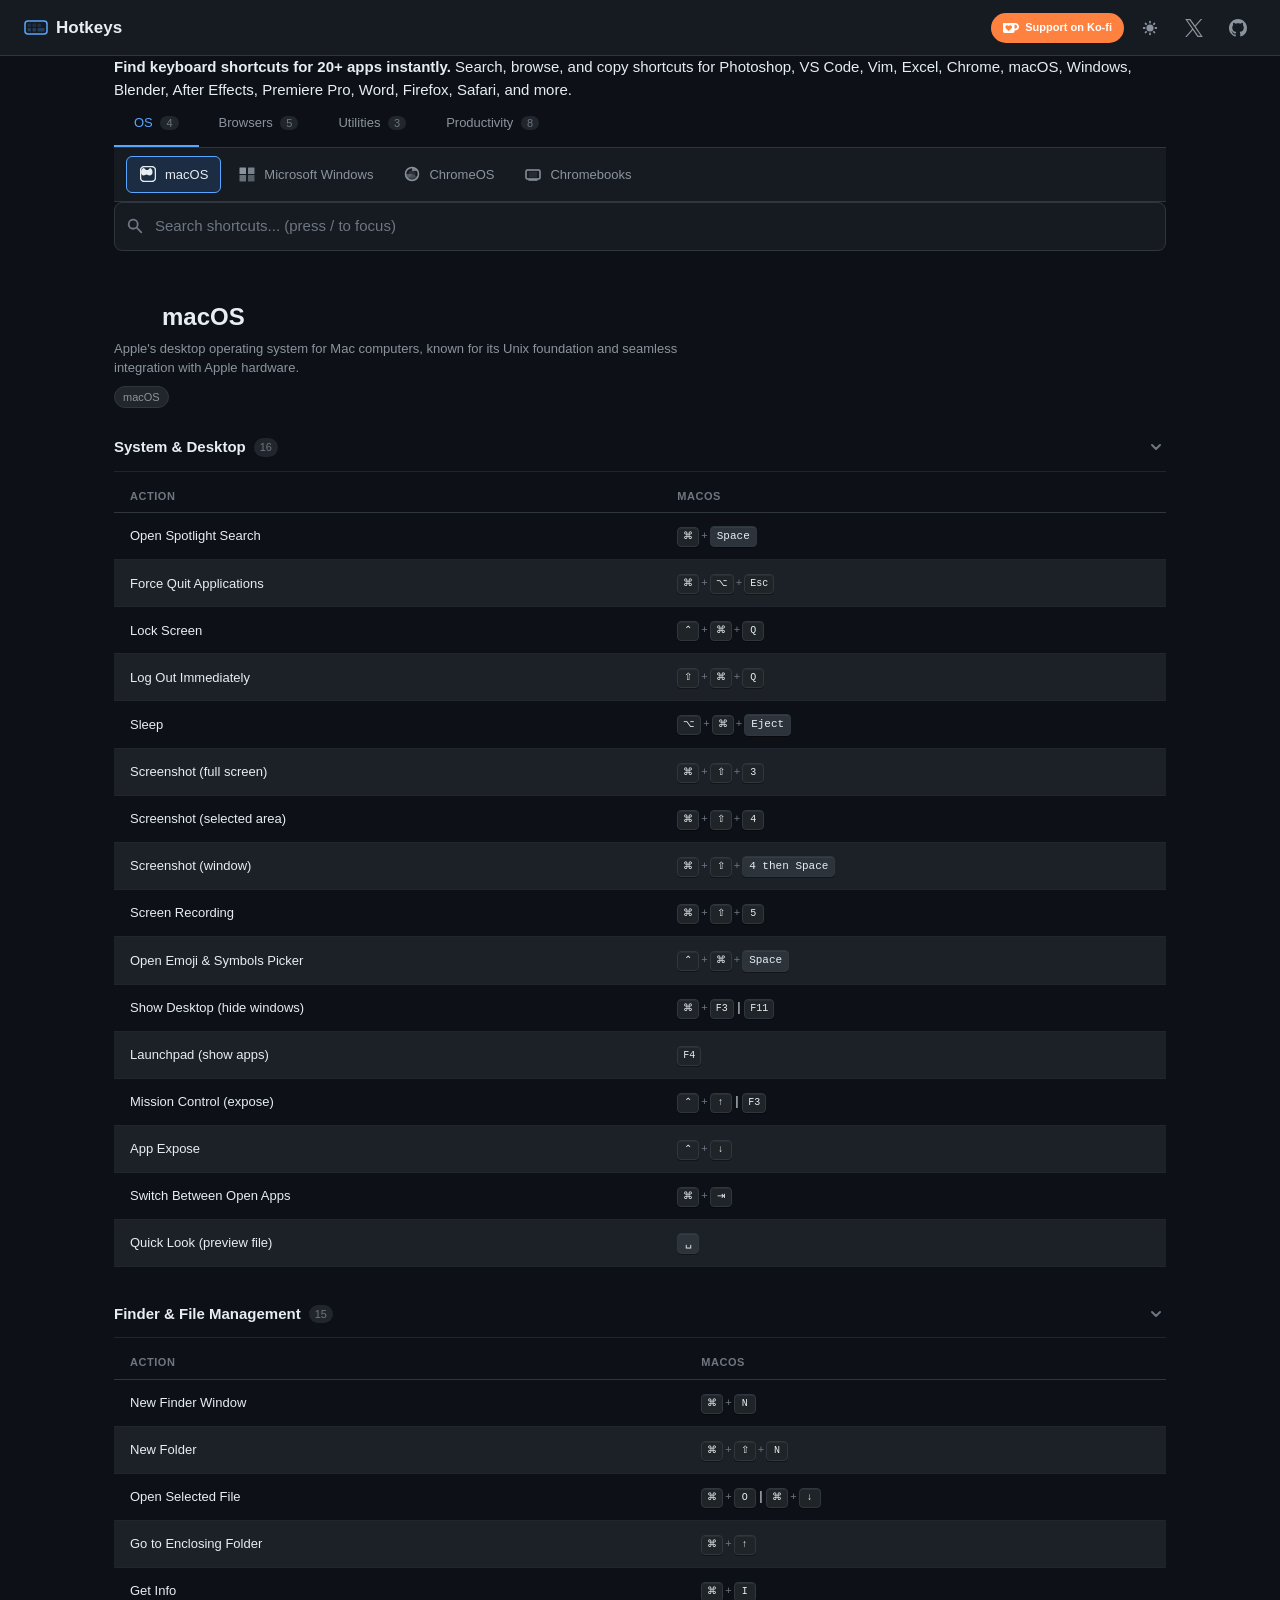
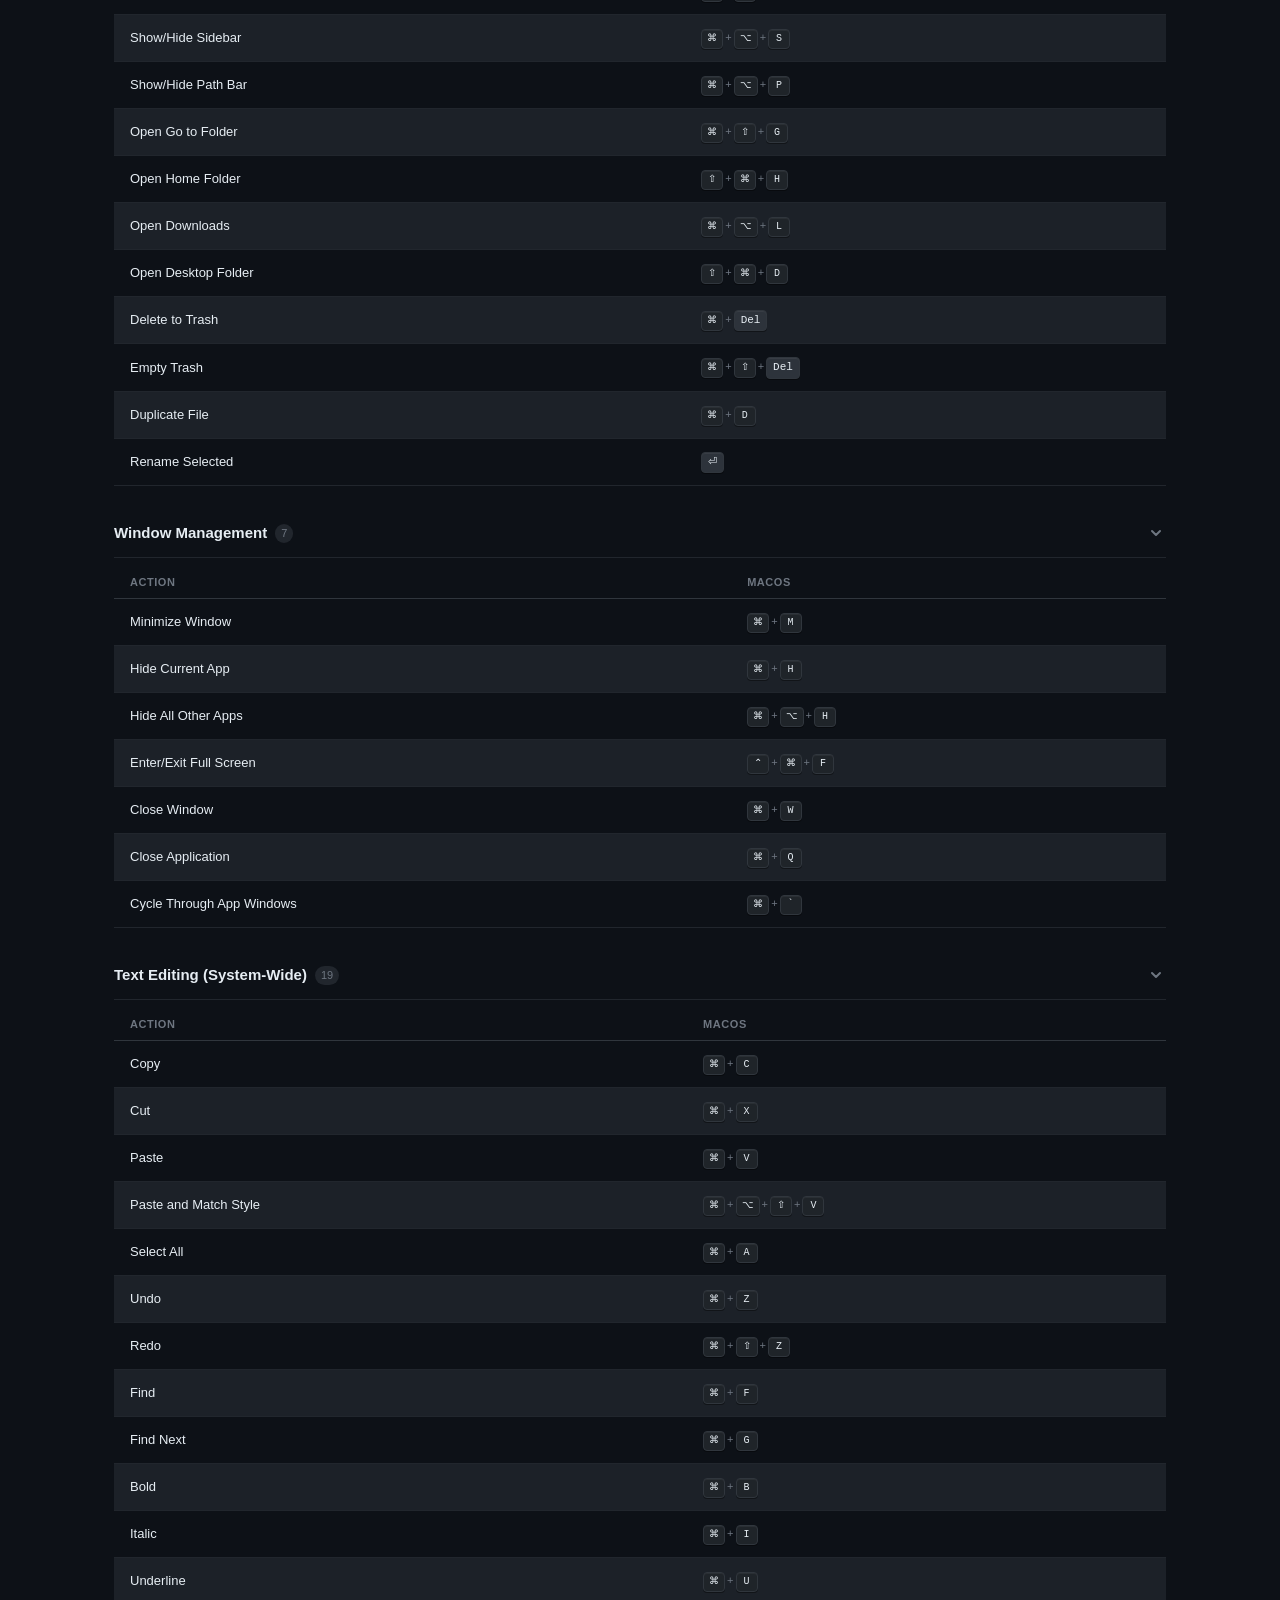
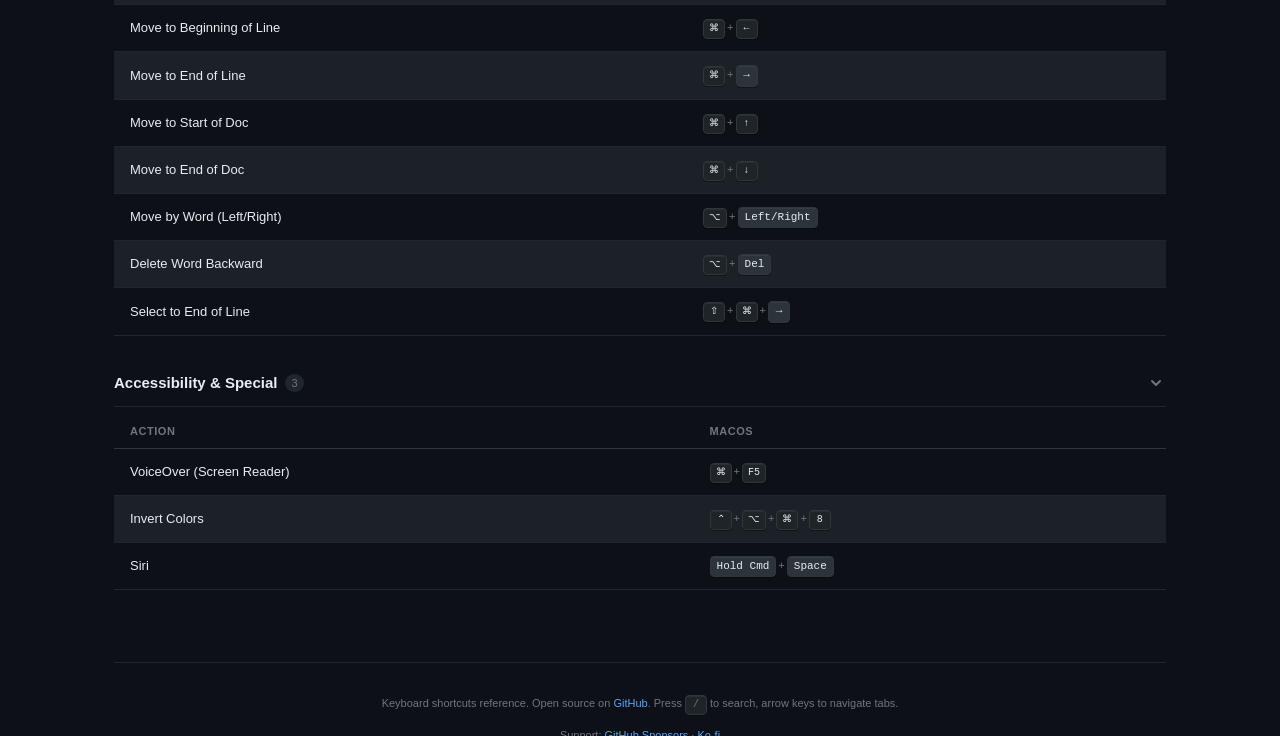
<file: index.html>
<!DOCTYPE html>
<html lang="en" data-theme="dark">
<head>
  <meta charset="UTF-8">
  <meta name="viewport" content="width=device-width, initial-scale=1.0">
  <meta name="description" content="Keyboard shortcuts for 20+ apps: Photoshop, VS Code, Vim, Excel, Chrome, and more. Searchable reference with dark mode and collapsible categories.">
  <meta name="theme-color" content="#0d1117">
  <link rel="canonical" href="https://hotkeys.cc/">

  <!-- Open Graph / Social -->
  <meta property="og:title" content="Keyboard Shortcuts Reference — 20+ Apps &amp; Hotkeys">
  <meta property="og:description" content="Keyboard shortcuts for 20+ apps: Photoshop, VS Code, Vim, Excel, Chrome, and more. Searchable reference with dark mode and collapsible categories.">
  <meta property="og:url" content="https://hotkeys.cc/">
  <meta property="og:type" content="website">
  <meta property="og:site_name" content="Hotkeys.cc">
  <meta property="og:image" content="https://hotkeys.cc/og-image.png">
  <meta property="og:image:width" content="1200">
  <meta property="og:image:height" content="630">
  <meta name="twitter:card" content="summary_large_image">
  <meta name="twitter:title" content="Keyboard Shortcuts Reference — 20+ Apps">
  <meta name="twitter:description" content="Keyboard shortcuts for 20+ apps. Searchable, dark mode.">
  <meta name="twitter:image" content="https://hotkeys.cc/og-image.png">

  <!-- JSON-LD Structured Data -->
  <script type="application/ld+json">
  {
    "@context": "https://schema.org",
    "@type": "WebApplication",
    "name": "Hotkeys.cc",
    "url": "https://hotkeys.cc/",
    "description": "Keyboard shortcuts for 20+ apps: Photoshop, VS Code, Vim, Excel, Chrome, macOS, Windows, Blender, After Effects, Premiere Pro, Word, Firefox, Safari, and more.",
    "applicationCategory": "ReferenceApplication",
    "operatingSystem": "All",
    "offers": {
      "@type": "Offer",
      "price": "0",
      "priceCurrency": "USD"
    },
    "aggregateRating": {
      "@type": "AggregateRating",
      "ratingValue": "4.8",
      "ratingCount": "42",
      "bestRating": "5"
    },
    "sameAs": [
      "https://x.com/G0tta_be_KD",
      "https://github.com/weirdg"
    ]
  }
  </script>

  <!-- Breadcrumb Structured Data -->
  <script type="application/ld+json">
  {
    "@context": "https://schema.org",
    "@type": "BreadcrumbList",
    "itemListElement": [{
      "@type": "ListItem",
      "position": 1,
      "name": "Keyboard Shortcuts Reference",
      "item": "https://hotkeys.cc/"
    }]
  }
  </script>

  <!-- Search Action for Google -->
  <script type="application/ld+json">
  {
    "@context": "https://schema.org",
    "@type": "WebSite",
    "url": "https://hotkeys.cc/",
    "potentialAction": {
      "@type": "SearchAction",
      "target": "https://hotkeys.cc/#search?q={search_term_string}",
      "query-input": "required name=search_term_string"
    }
  }
  </script>

  <meta name="apple-mobile-web-app-capable" content="yes">
  <meta name="apple-mobile-web-app-status-bar-style" content="black-translucent">
  <meta name="apple-mobile-web-app-title" content="Hotkeys">

  <meta http-equiv="Cache-Control" content="no-cache, no-store, must-revalidate">
  <meta http-equiv="Pragma" content="no-cache">
  <meta http-equiv="Expires" content="0">
  <title>Keyboard Shortcuts Reference — 20+ Apps & Hotkeys</title>

  <!-- Preconnect external domains for faster loading -->
  <link rel="preconnect" href="https://www.googletagmanager.com">
  <link rel="preconnect" href="https://pagead2.googlesyndication.com">
  <link rel="preconnect" href="https://ko-fi.com">
  <link rel="dns-prefetch" href="https://fonts.gstatic.com">

  <!-- Google Tag Manager -->
  <script>(function(w,d,s,l,i){w[l]=w[l]||[];w[l].push({'gtm.start':
  new Date().getTime(),event:'gtm.js'});var f=d.getElementsByTagName(s)[0],
  j=d.createElement(s),dl=l!='dataLayer'?'&l='+l:'';j.async=true;j.src=
  'https://www.googletagmanager.com/gtm.js?id='+i+dl;f.parentNode.insertBefore(j,f);
  })(window,document,'script','dataLayer','GTM-MN2SH3NK');</script>
  <!-- End Google Tag Manager -->

  <script async src="https://pagead2.googlesyndication.com/pagead/js/adsbygoogle.js?client=ca-pub-4534551226182331"
     crossorigin="anonymous"></script>

  <!-- CSS -->
  <link rel="stylesheet" href="css/reset.min.css">
  <link rel="stylesheet" href="css/tokens.min.css">
  <link rel="stylesheet" href="css/layout.min.css">

  <!-- Favicon -->
  <link rel="icon" href="data:image/svg+xml,<svg xmlns='http://www.w3.org/2000/svg' viewBox='0 0 16 16'><rect width='16' height='16' rx='3' fill='%230d1117'/><text x='8' y='12.5' text-anchor='middle' font-size='11' fill='%2358a6ff'>⌨</text></svg>">

  <!-- Preload fonts -->
  <link rel="preconnect" href="https://fonts.googleapis.com">
</head>
<body>
  <!-- Google Tag Manager (noscript) -->
  <noscript><iframe src="https://www.googletagmanager.com/ns.html?id=GTM-MN2SH3NK"
  height="0" width="0" style="display:none;visibility:hidden"></iframe></noscript>
  <!-- End Google Tag Manager (noscript) -->

  <!-- Noscript fallback -->
  <noscript>
    <div style="text-align:center;padding:2rem;color:var(--color-text-secondary)">
      <p>JavaScript is required to search and filter keyboard shortcuts. Please enable JavaScript in your browser settings.</p>
    </div>
  </noscript>

  <!-- Header -->
  <header class="header">
    <a href="/" class="header-logo" aria-label="Keyboard Shortcuts Reference - Home">
      <svg viewBox="0 0 24 24" fill="none" xmlns="http://www.w3.org/2000/svg">
        <rect x="1" y="5" width="22" height="13" rx="3" stroke="currentColor" stroke-width="1.5"/>
        <rect x="3.5" y="7.5" width="3.5" height="3.5" rx="1" fill="currentColor" opacity="0.15"/>
        <rect x="8.5" y="7.5" width="3.5" height="3.5" rx="1" fill="currentColor" opacity="0.15"/>
        <rect x="13.5" y="7.5" width="3.5" height="3.5" rx="1" fill="currentColor" opacity="0.15"/>
        <rect x="3.5" y="12" width="3.5" height="3.5" rx="1" fill="currentColor" opacity="0.25"/>
        <rect x="8.5" y="12" width="3.5" height="3.5" rx="1" fill="currentColor" opacity="0.25"/>
        <rect x="13.5" y="12" width="7" height="3.5" rx="1" fill="currentColor" opacity="0.25"/>
      </svg>
      Hotkeys
    </a>

    <div class="header-actions">
      <a href="https://ko-fi.com/kdalal" target="_blank" rel="noopener" class="bmc-btn" aria-label="Support on Ko-fi">
        <svg width="16" height="16" viewBox="0 0 24 24" fill="none"><path d="M23.881 8.948c-.773-4.085-4.859-4.593-4.859-4.593H.723c-.604 0-.679.798-.679.798s-.082 7.324-.022 11.822c.164 2.424 2.586 2.672 2.586 2.672s8.267-.023 11.966-.049c2.438-.426 2.683-2.566 2.658-3.734 4.352.24 7.422-2.831 6.649-6.916zm-11.062 3.511c-1.246 1.453-4.011 3.976-4.011 3.976s-.121.119-.31.023c-.076-.057-.108-.09-.108-.09-.443-.441-3.368-3.049-4.034-3.954-.709-.965-1.041-2.7-.091-3.71.951-1.01 3.005-1.086 4.363.407 0 0 1.565-1.782 3.468-.963 1.904.82 1.832 3.011.723 4.311zm6.173.478c-.928.116-1.682.028-1.682.028V7.284h1.77s1.971.551 1.971 2.638c0 1.913-.985 2.667-2.059 3.015z" fill="currentColor"/></svg>
        <span class="bmc-text">Support on Ko-fi</span>
      </a>
      <button class="theme-toggle" id="themeToggle" aria-label="Toggle light/dark mode">
        <svg viewBox="0 0 20 20" fill="currentColor">
          <path d="M17.293 13.293A8 8 0 016.707 2.707a8.001 8.001 0 1010.586 10.586z"/>
        </svg>
      </button>
      <a href="https://x.com/G0tta_be_KD" class="theme-toggle" target="_blank" rel="noopener me" aria-label="Follow on X">
        <svg viewBox="0 0 1200 1227" fill="currentColor" width="16" height="16"><path d="M714.163 519.284L1160.89 0H1055.03L667.137 450.887L357.328 0H0L468.492 681.821L0 1226.37H105.866L515.491 750.218L842.672 1226.37H1200L714.137 519.284H714.163ZM569.165 687.828L521.697 619.934L144.011 79.6944H306.615L611.412 515.685L658.88 583.579L1055.08 1150.3H892.476L569.165 687.854V687.828Z"/></svg>
      </a>
      <a href="https://github.com/weirdg" class="theme-toggle" target="_blank" rel="noopener me" aria-label="Follow on GitHub">
        <svg viewBox="0 0 16 16" fill="currentColor" width="16" height="16"><path d="M8 0C3.58 0 0 3.58 0 8c0 3.54 2.29 6.53 5.47 7.59.4.07.55-.17.55-.38 0-.19-.01-.82-.01-1.49-2.01.37-2.53-.49-2.69-.94-.09-.23-.48-.94-.82-1.13-.28-.15-.68-.52-.01-.53.63-.01 1.08.58 1.23.82.72 1.21 1.87.87 2.33.66.07-.52.28-.87.51-1.07-1.78-.2-3.64-.89-3.64-3.95 0-.87.31-1.59.82-2.15-.08-.2-.36-1.02.08-2.12 0 0 .67-.21 2.2.82.64-.18 1.32-.27 2-.27.68 0 1.36.09 2 .27 1.53-1.04 2.2-.82 2.2-.82.44 1.1.16 1.92.08 2.12.51.56.82 1.27.82 2.15 0 3.07-1.87 3.75-3.65 3.95.29.25.54.73.54 1.48 0 1.07-.01 1.93-.01 2.2 0 .21.15.46.55.38A8.013 8.013 0 0016 8c0-4.42-3.58-8-8-8z"/></svg>
      </a>
    </div>
  </header>

  <!-- Category Navigation -->
  <div class="main">
    <h1 class="visually-hidden">Keyboard Shortcuts Reference</h1>
    <div class="value-prop">
      <p><strong>Find keyboard shortcuts for 20+ apps instantly.</strong> Search, browse, and copy shortcuts for Photoshop, VS Code, Vim, Excel, Chrome, macOS, Windows, Blender, After Effects, Premiere Pro, Word, Firefox, Safari, and more.</p>
    </div>
    <nav class="category-nav" id="categoryNav" aria-label="Category filters"></nav>

    <!-- Product Tabs -->
    <div class="product-tabs-wrapper" id="productTabsWrapper">
      <div class="product-tabs" id="productTabs" role="tablist" aria-label="Product tabs"></div>
    </div>

    <!-- Search -->
    <div class="search-bar" id="searchBar">
      <div class="search-input-wrapper">
        <svg class="search-icon" viewBox="0 0 20 20" fill="currentColor">
          <path fill-rule="evenodd" d="M8 4a4 4 0 100 8 4 4 0 000-8zM2 8a6 6 0 1110.89 3.476l4.817 4.817a1 1 0 01-1.414 1.414l-4.816-4.816A6 6 0 012 8z" clip-rule="evenodd"/>
        </svg>
        <input
          type="text"
          id="searchInput"
          class="search-input"
          placeholder="Search shortcuts... (press / to focus)"
          autocomplete="off"
          spellcheck="false"
        >
        <button class="search-clear hidden" id="searchClear" aria-label="Clear search">
          <svg width="16" height="16" viewBox="0 0 20 20" fill="currentColor">
            <path fill-rule="evenodd" d="M4.293 4.293a1 1 0 011.414 0L10 8.586l4.293-4.293a1 1 0 111.414 1.414L11.414 10l4.293 4.293a1 1 0 01-1.414 1.414L10 11.414l-4.293 4.293a1 1 0 01-1.414-1.414L8.586 10 4.293 5.707a1 1 0 010-1.414z" clip-rule="evenodd"/>
          </svg>
        </button>
      </div>
      <div class="search-info">
        <span id="searchResultCount"></span>
        <button class="search-all-toggle" id="searchAllToggle" style="display:none;">Search all products</button>
      </div>
    </div>

    <!-- Shortcut Content -->
    <div class="shortcuts-content" id="shortcutsContent" role="tabpanel"></div>

    <!-- Back to top -->
    <button class="back-to-top" id="backToTop" aria-label="Back to top">
      <svg width="18" height="18" viewBox="0 0 20 20" fill="currentColor"><path fill-rule="evenodd" d="M10 18a8 8 0 100-16 8 8 0 000 16zm3.707-8.707l-3-3a1 1 0 00-1.414 0l-3 3a1 1 0 001.414 1.414L9 9.414V13a1 1 0 102 0V9.414l1.293 1.293a1 1 0 001.414-1.414z" clip-rule="evenodd"/></svg>
    </button>

    <!-- Footer -->
    <footer class="footer">
      <p>Keyboard shortcuts reference. Open source on <a href="https://github.com/WeirdG/hotkeys" target="_blank" rel="noopener">GitHub</a>. Press <kbd class="mod">/</kbd> to search, arrow keys to navigate tabs.</p>
      <div class="footer-links">
        <span>Support: <a href="https://github.com/sponsors/WeirdG" target="_blank" rel="noopener">GitHub Sponsors</a> &middot; <a href="https://ko-fi.com/kdalal" target="_blank" rel="noopener">Ko-fi</a></span>
      </div>
      <div class="footer-links" style="margin-top:0.25rem">
        <a href="/privacy.html">Privacy Policy</a> &middot; <a href="/terms.html">Terms of Service</a>
      </div>
    </footer>
  </div>

  <!-- Scripts -->
  <script type="module" src="js/app.js"></script>
</body>
</html>
</file>
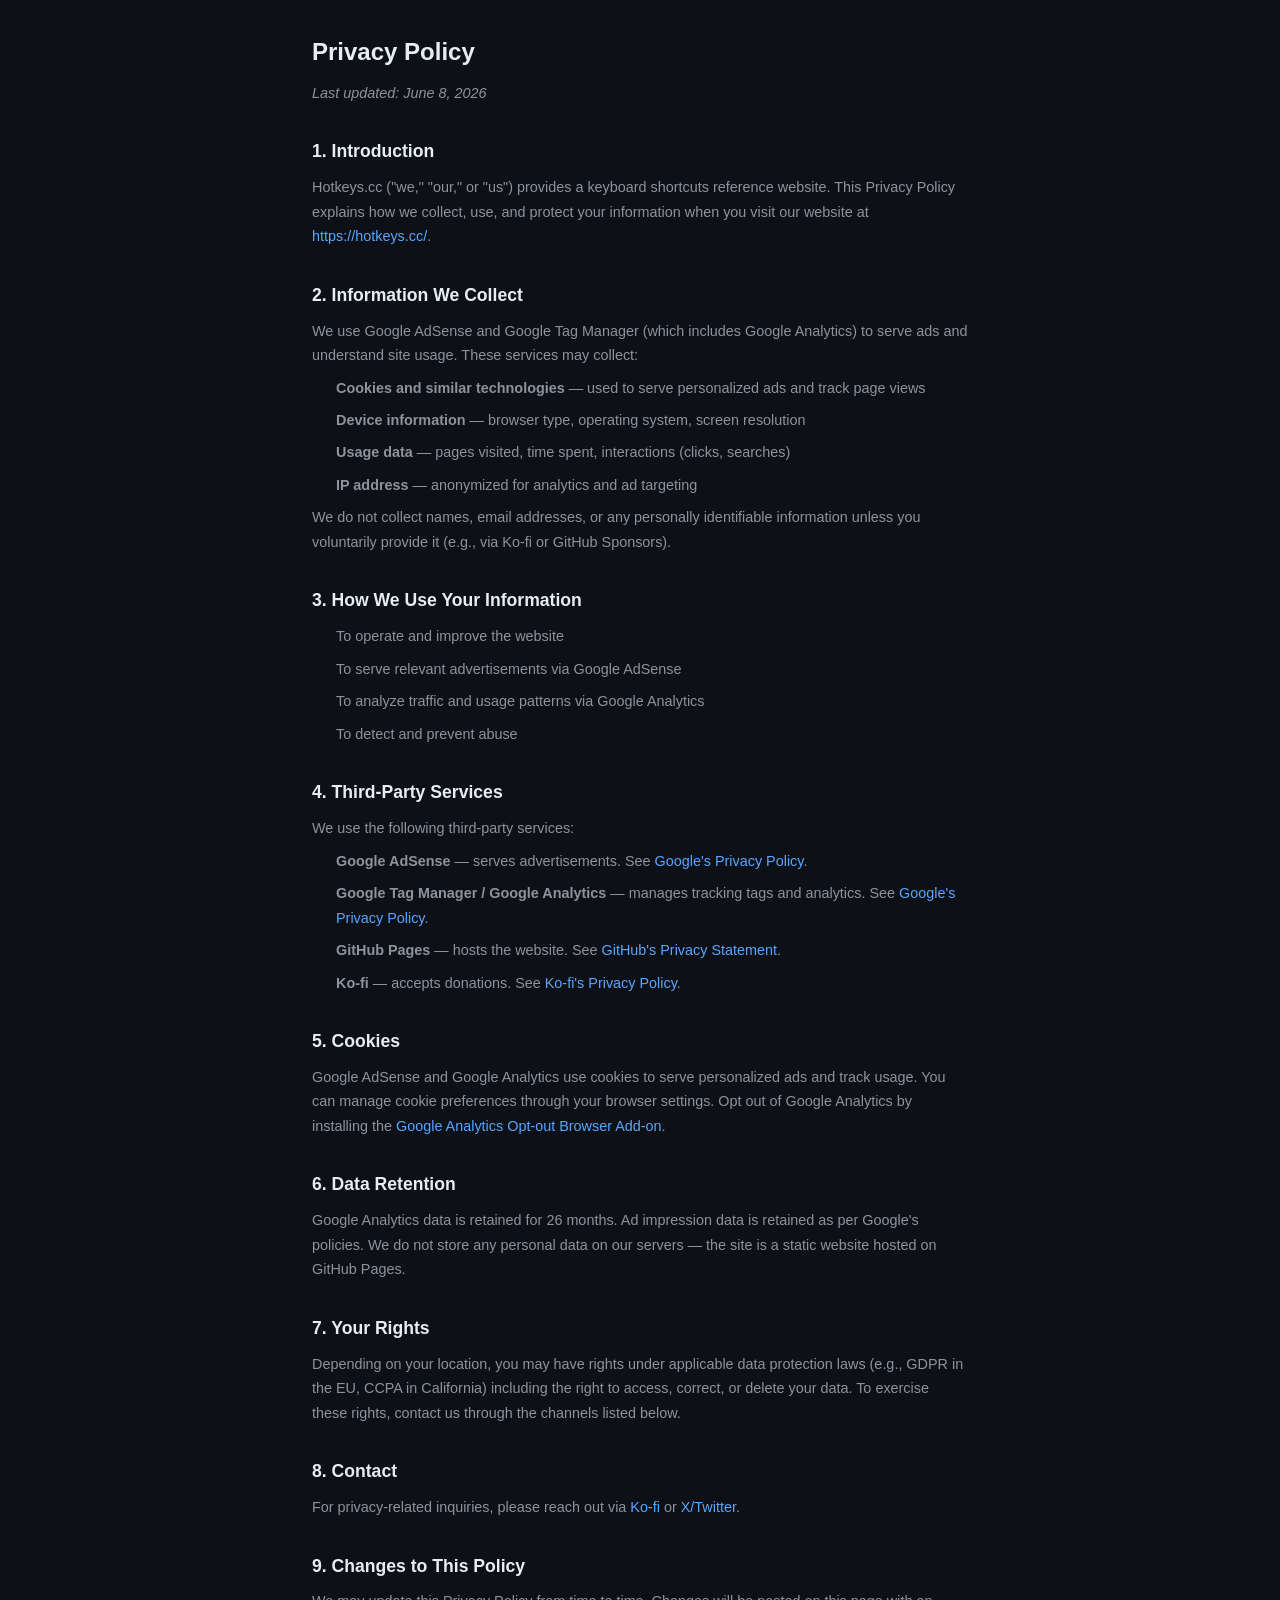
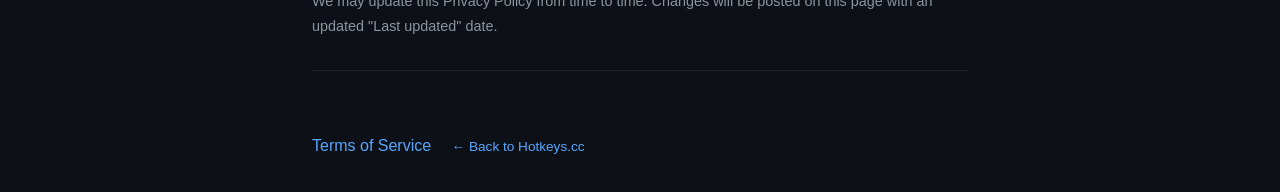
<file: privacy.html>
<!DOCTYPE html>
<html lang="en">
<head>
  <meta charset="UTF-8">
  <meta name="viewport" content="width=device-width, initial-scale=1.0">
  <title>Privacy Policy — Hotkeys.cc</title>
  <meta name="description" content="Privacy Policy for Hotkeys.cc — how we collect, use, and protect your data. Covers Google AdSense, Google Analytics, cookies, and your data rights.">
  <meta name="robots" content="index, follow">
  <link rel="canonical" href="https://hotkeys.cc/privacy.html">
  <meta property="og:title" content="Privacy Policy — Hotkeys.cc">
  <meta property="og:description" content="How we collect, use, and protect your data on Hotkeys.cc. Covers Google AdSense, Analytics, cookies, and GDPR/CCPA rights.">
  <meta property="og:url" content="https://hotkeys.cc/privacy.html">
  <meta property="og:type" content="website">
  <meta property="og:site_name" content="Hotkeys.cc">
  <meta property="og:image" content="https://hotkeys.cc/og-image.png">
  <meta name="twitter:card" content="summary">
  <meta name="twitter:title" content="Privacy Policy — Hotkeys.cc">
  <meta name="twitter:description" content="Privacy policy for the keyboard shortcuts reference site.">
  <link rel="stylesheet" href="css/reset.min.css">
  <link rel="stylesheet" href="css/tokens.min.css">
  <style>
    body { font-family: var(--font-sans); color: var(--color-text-primary); background: var(--color-bg-primary); line-height: 1.7; padding: 2rem; max-width: 720px; margin: 0 auto; }
    h1 { font-size: 1.5rem; margin-bottom: 0.5rem; }
    h2 { font-size: 1.1rem; margin-top: 2rem; margin-bottom: 0.5rem; }
    p, li { font-size: 0.9rem; color: var(--color-text-secondary); margin-bottom: 0.5rem; }
    ul { padding-left: 1.5rem; }
    a { color: var(--color-text-link); }
    .back { display: inline-block; margin-top: 2rem; font-size: 0.85rem; }
    hr { border: none; border-top: 1px solid var(--color-border-muted); margin: 2rem 0; }
  </style>
</head>
<body>
  <h1>Privacy Policy</h1>
  <p><em>Last updated: June 8, 2026</em></p>

  <h2>1. Introduction</h2>
  <p>Hotkeys.cc ("we," "our," or "us") provides a keyboard shortcuts reference website. This Privacy Policy explains how we collect, use, and protect your information when you visit our website at <a href="https://hotkeys.cc/">https://hotkeys.cc/</a>.</p>

  <h2>2. Information We Collect</h2>
  <p>We use Google AdSense and Google Tag Manager (which includes Google Analytics) to serve ads and understand site usage. These services may collect:</p>
  <ul>
    <li><strong>Cookies and similar technologies</strong> — used to serve personalized ads and track page views</li>
    <li><strong>Device information</strong> — browser type, operating system, screen resolution</li>
    <li><strong>Usage data</strong> — pages visited, time spent, interactions (clicks, searches)</li>
    <li><strong>IP address</strong> — anonymized for analytics and ad targeting</li>
  </ul>
  <p>We do not collect names, email addresses, or any personally identifiable information unless you voluntarily provide it (e.g., via Ko-fi or GitHub Sponsors).</p>

  <h2>3. How We Use Your Information</h2>
  <ul>
    <li>To operate and improve the website</li>
    <li>To serve relevant advertisements via Google AdSense</li>
    <li>To analyze traffic and usage patterns via Google Analytics</li>
    <li>To detect and prevent abuse</li>
  </ul>

  <h2>4. Third-Party Services</h2>
  <p>We use the following third-party services:</p>
  <ul>
    <li><strong>Google AdSense</strong> — serves advertisements. See <a href="https://policies.google.com/privacy" target="_blank" rel="noopener">Google's Privacy Policy</a>.</li>
    <li><strong>Google Tag Manager / Google Analytics</strong> — manages tracking tags and analytics. See <a href="https://policies.google.com/privacy" target="_blank" rel="noopener">Google's Privacy Policy</a>.</li>
    <li><strong>GitHub Pages</strong> — hosts the website. See <a href="https://docs.github.com/en/site-policy/privacy-policies/github-privacy-statement" target="_blank" rel="noopener">GitHub's Privacy Statement</a>.</li>
    <li><strong>Ko-fi</strong> — accepts donations. See <a href="https://ko-fi.com/privacypolicy" target="_blank" rel="noopener">Ko-fi's Privacy Policy</a>.</li>
  </ul>

  <h2>5. Cookies</h2>
  <p>Google AdSense and Google Analytics use cookies to serve personalized ads and track usage. You can manage cookie preferences through your browser settings. Opt out of Google Analytics by installing the <a href="https://tools.google.com/dlpage/gaoptout" target="_blank" rel="noopener">Google Analytics Opt-out Browser Add-on</a>.</p>

  <h2>6. Data Retention</h2>
  <p>Google Analytics data is retained for 26 months. Ad impression data is retained as per Google's policies. We do not store any personal data on our servers — the site is a static website hosted on GitHub Pages.</p>

  <h2>7. Your Rights</h2>
  <p>Depending on your location, you may have rights under applicable data protection laws (e.g., GDPR in the EU, CCPA in California) including the right to access, correct, or delete your data. To exercise these rights, contact us through the channels listed below.</p>

  <h2>8. Contact</h2>
  <p>For privacy-related inquiries, please reach out via <a href="https://ko-fi.com/kdalal" target="_blank" rel="noopener">Ko-fi</a> or <a href="https://x.com/G0tta_be_KD" target="_blank" rel="noopener">X/Twitter</a>.</p>

  <h2>9. Changes to This Policy</h2>
  <p>We may update this Privacy Policy from time to time. Changes will be posted on this page with an updated "Last updated" date.</p>

  <hr>
  <a href="/terms.html" style="margin-right:1rem">Terms of Service</a>
  <a href="/" class="back">&larr; Back to Hotkeys.cc</a>
</body>
</html>
</file>
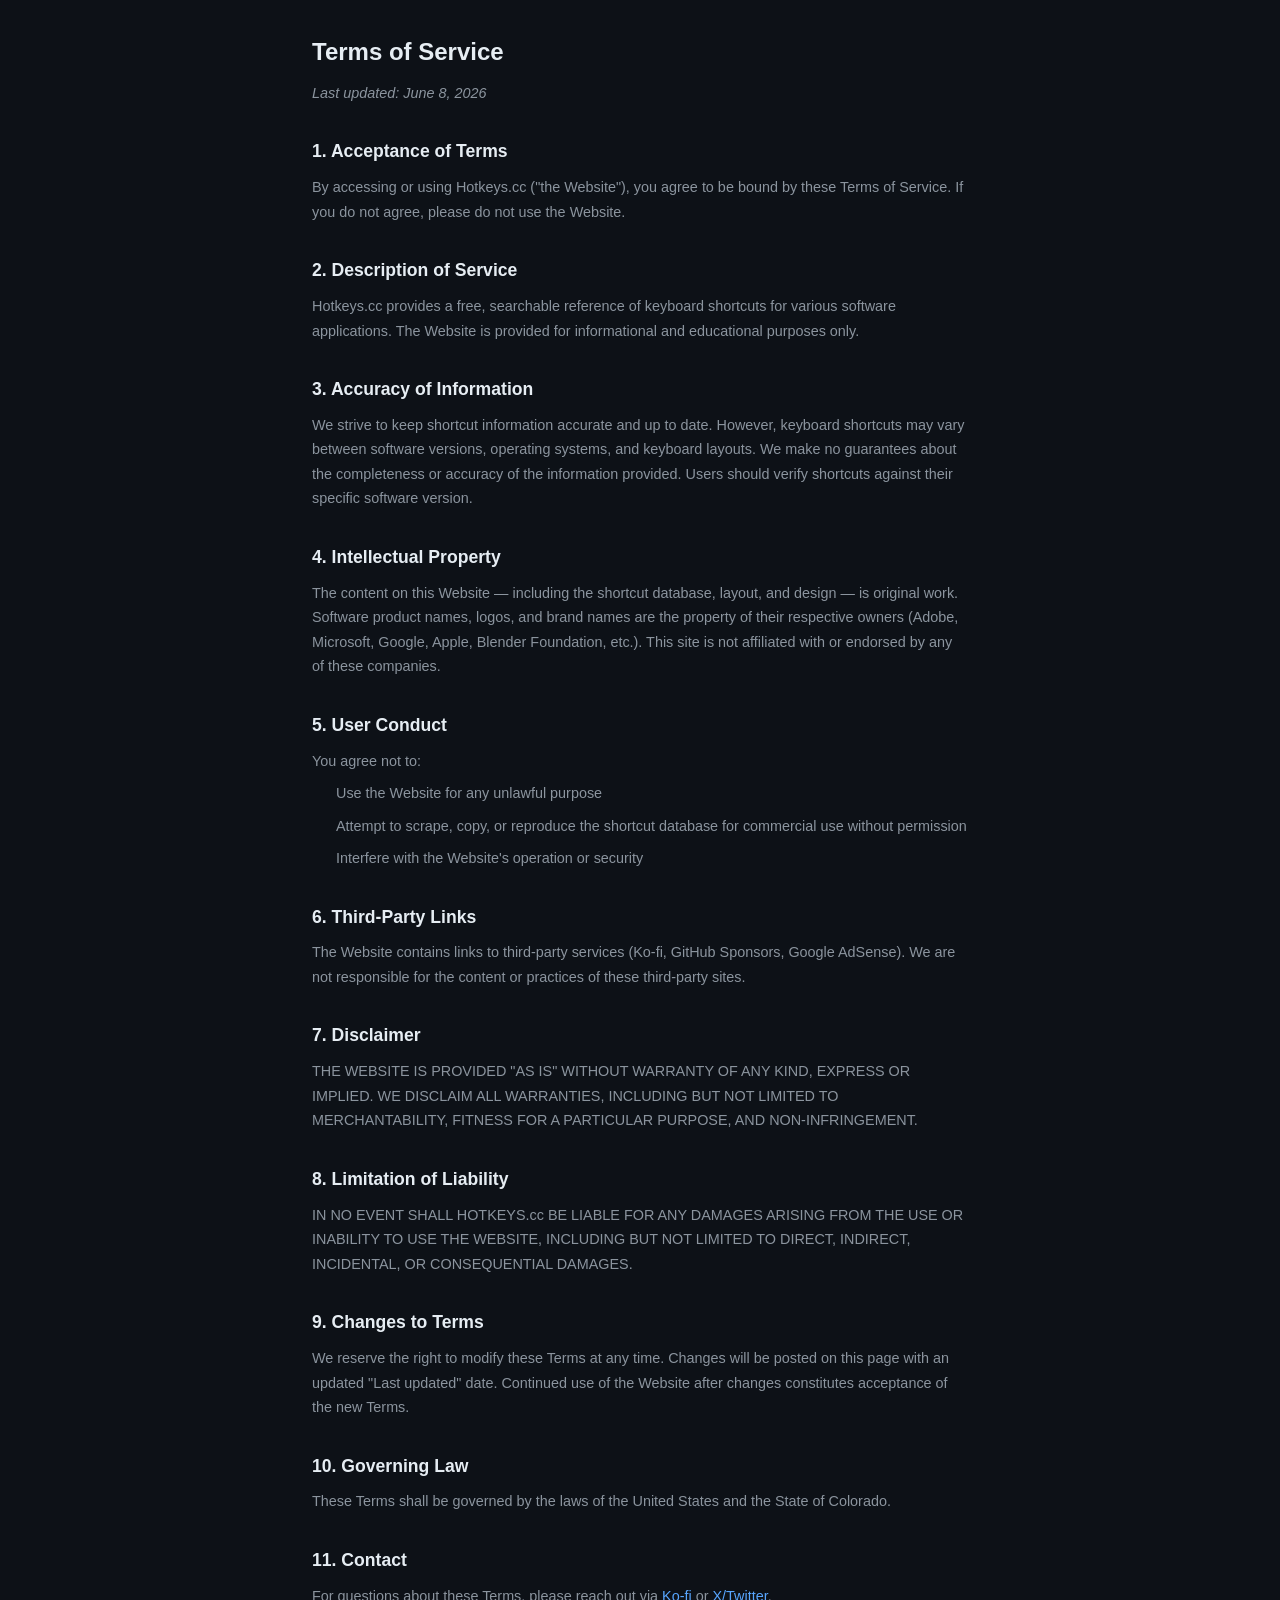
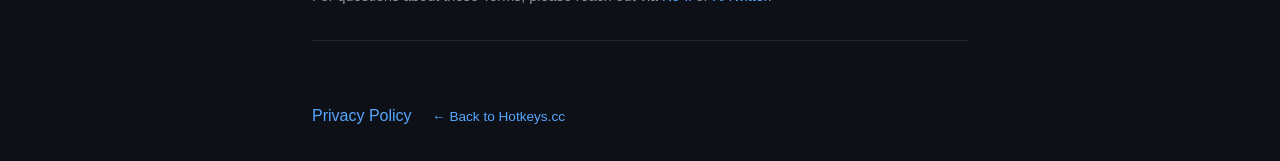
<file: terms.html>
<!DOCTYPE html>
<html lang="en">
<head>
  <meta charset="UTF-8">
  <meta name="viewport" content="width=device-width, initial-scale=1.0">
  <title>Terms of Service — Hotkeys.cc</title>
  <meta name="description" content="Terms of Service for Hotkeys.cc — conditions for using the keyboard shortcuts reference website. Covers intellectual property, disclaimers, and liability.">
  <meta name="robots" content="index, follow">
  <link rel="canonical" href="https://hotkeys.cc/terms.html">
  <meta property="og:title" content="Terms of Service — Hotkeys.cc">
  <meta property="og:description" content="Terms and conditions for using the Hotkeys.cc keyboard shortcuts reference site. Covers usage, disclaimers, and liability.">
  <meta property="og:url" content="https://hotkeys.cc/terms.html">
  <meta property="og:type" content="website">
  <meta property="og:site_name" content="Hotkeys.cc">
  <meta property="og:image" content="https://hotkeys.cc/og-image.png">
  <meta name="twitter:card" content="summary">
  <meta name="twitter:title" content="Terms of Service — Hotkeys.cc">
  <meta name="twitter:description" content="Terms of service for the keyboard shortcuts reference site.">
  <link rel="stylesheet" href="css/reset.min.css">
  <link rel="stylesheet" href="css/tokens.min.css">
  <style>
    body { font-family: var(--font-sans); color: var(--color-text-primary); background: var(--color-bg-primary); line-height: 1.7; padding: 2rem; max-width: 720px; margin: 0 auto; }
    h1 { font-size: 1.5rem; margin-bottom: 0.5rem; }
    h2 { font-size: 1.1rem; margin-top: 2rem; margin-bottom: 0.5rem; }
    p, li { font-size: 0.9rem; color: var(--color-text-secondary); margin-bottom: 0.5rem; }
    ul { padding-left: 1.5rem; }
    a { color: var(--color-text-link); }
    .back { display: inline-block; margin-top: 2rem; font-size: 0.85rem; }
    hr { border: none; border-top: 1px solid var(--color-border-muted); margin: 2rem 0; }
  </style>
</head>
<body>
  <h1>Terms of Service</h1>
  <p><em>Last updated: June 8, 2026</em></p>

  <h2>1. Acceptance of Terms</h2>
  <p>By accessing or using Hotkeys.cc ("the Website"), you agree to be bound by these Terms of Service. If you do not agree, please do not use the Website.</p>

  <h2>2. Description of Service</h2>
  <p>Hotkeys.cc provides a free, searchable reference of keyboard shortcuts for various software applications. The Website is provided for informational and educational purposes only.</p>

  <h2>3. Accuracy of Information</h2>
  <p>We strive to keep shortcut information accurate and up to date. However, keyboard shortcuts may vary between software versions, operating systems, and keyboard layouts. We make no guarantees about the completeness or accuracy of the information provided. Users should verify shortcuts against their specific software version.</p>

  <h2>4. Intellectual Property</h2>
  <p>The content on this Website — including the shortcut database, layout, and design — is original work. Software product names, logos, and brand names are the property of their respective owners (Adobe, Microsoft, Google, Apple, Blender Foundation, etc.). This site is not affiliated with or endorsed by any of these companies.</p>

  <h2>5. User Conduct</h2>
  <p>You agree not to:</p>
  <ul>
    <li>Use the Website for any unlawful purpose</li>
    <li>Attempt to scrape, copy, or reproduce the shortcut database for commercial use without permission</li>
    <li>Interfere with the Website's operation or security</li>
  </ul>

  <h2>6. Third-Party Links</h2>
  <p>The Website contains links to third-party services (Ko-fi, GitHub Sponsors, Google AdSense). We are not responsible for the content or practices of these third-party sites.</p>

  <h2>7. Disclaimer</h2>
  <p>THE WEBSITE IS PROVIDED "AS IS" WITHOUT WARRANTY OF ANY KIND, EXPRESS OR IMPLIED. WE DISCLAIM ALL WARRANTIES, INCLUDING BUT NOT LIMITED TO MERCHANTABILITY, FITNESS FOR A PARTICULAR PURPOSE, AND NON-INFRINGEMENT.</p>

  <h2>8. Limitation of Liability</h2>
  <p>IN NO EVENT SHALL HOTKEYS.cc BE LIABLE FOR ANY DAMAGES ARISING FROM THE USE OR INABILITY TO USE THE WEBSITE, INCLUDING BUT NOT LIMITED TO DIRECT, INDIRECT, INCIDENTAL, OR CONSEQUENTIAL DAMAGES.</p>

  <h2>9. Changes to Terms</h2>
  <p>We reserve the right to modify these Terms at any time. Changes will be posted on this page with an updated "Last updated" date. Continued use of the Website after changes constitutes acceptance of the new Terms.</p>

  <h2>10. Governing Law</h2>
  <p>These Terms shall be governed by the laws of the United States and the State of Colorado.</p>

  <h2>11. Contact</h2>
  <p>For questions about these Terms, please reach out via <a href="https://ko-fi.com/kdalal" target="_blank" rel="noopener">Ko-fi</a> or <a href="https://x.com/G0tta_be_KD" target="_blank" rel="noopener">X/Twitter</a>.</p>

  <hr>
  <a href="/privacy.html" style="margin-right:1rem">Privacy Policy</a>
  <a href="/" class="back">&larr; Back to Hotkeys.cc</a>
</body>
</html>
</file>
<file: css/tokens.min.css>
:root{--color-bg-primary:#0d1117;--color-bg-secondary:#161b22;--color-bg-tertiary:#21262d;--color-bg-elevated:#1c2128;--color-bg-hover:#30363d;--color-bg-active:#388bfd26;--color-bg-kbd:#2d333b;--color-bg-kbd-mod:#1f2429;--color-border-default:#30363d;--color-border-muted:#21262d;--color-border-accent:#58a6ff;--color-text-primary:#e6edf3;--color-text-secondary:#8b949e;--color-text-tertiary:#6e7681;--color-text-inverse:#0d1117;--color-text-link:#58a6ff;--color-accent:#58a6ff;--color-accent-hover:#79c0ff;--color-accent-muted:#388bfd26;--color-success:#3fb950;--color-warning:#d29922;--color-danger:#f85149;--color-brand-adobe:#ff0000;--color-brand-adobe-dark:#cc0000;--color-brand-blender:#ea7600;--color-brand-google:#4285f4;--color-brand-microsoft:#0078d4;--color-brand-apple:#a2aaad;--color-brand-vim:#019733;--color-brand-neovim:#57a143;--color-brand-vscode:#007acc;--font-sans:-apple-system,BlinkMacSystemFont,"SF Pro Text","Segoe UI",Roboto,"Helvetica Neue",Arial,sans-serif;--font-mono:"SF Mono","Fira Code","Fira Mono","Roboto Mono","Cascadia Code",Consolas,monospace;--text-xs:0.6875rem;--text-sm:0.8125rem;--text-base:0.9375rem;--text-lg:1.0625rem;--text-xl:1.25rem;--text-2xl:1.5rem;--text-3xl:1.875rem;--space-1:0.25rem;--space-2:0.5rem;--space-3:0.75rem;--space-4:1rem;--space-5:1.25rem;--space-6:1.5rem;--space-8:2rem;--space-10:2.5rem;--space-12:3rem;--radius-sm:4px;--radius-md:6px;--radius-lg:8px;--radius-xl:12px;--radius-full:9999px;--shadow-sm:0 1px 2px rgba(0,0,0,0.3);--shadow-md:0 3px 6px rgba(0,0,0,0.4);--shadow-lg:0 8px 24px rgba(0,0,0,0.5);--shadow-kbd:0 1px 0 rgba(0,0,0,0.4),inset 0 1px 0 rgba(255,255,255,0.05);--transition-fast:120ms ease;--transition-base:200ms ease;--transition-slow:300ms ease;--header-height:56px;--tab-bar-height:44px;--max-content-width:1100px}[data-theme="light"]{--color-bg-primary:#ffffff;--color-bg-secondary:#f6f8fa;--color-bg-tertiary:#eaeef2;--color-bg-elevated:#ffffff;--color-bg-hover:#eaeef2;--color-bg-active:#ddf4ff;--color-bg-kbd:#eaeef2;--color-bg-kbd-mod:#d0d7de;--color-border-default:#d0d7de;--color-border-muted:#eaeef2;--color-border-accent:#0969da;--color-text-primary:#1f2328;--color-text-secondary:#656d76;--color-text-tertiary:#8c959f;--color-text-inverse:#ffffff;--color-text-link:#0969da;--color-accent:#0969da;--color-accent-hover:#0550ae;--color-accent-muted:#ddf4ff;--shadow-sm:0 1px 2px rgba(31,35,40,0.08);--shadow-md:0 3px 6px rgba(31,35,40,0.12);--shadow-lg:0 8px 24px rgba(31,35,40,0.16);--shadow-kbd:0 1px 0 rgba(31,35,40,0.15),inset 0 1px 0 rgba(255,255,255,0.6)}
</file>
<file: css/layout.min.css>
body{font-family:var(--font-sans);font-size:var(--text-base);color:var(--color-text-primary);background:var(--color-bg-primary);line-height:1.5}.header{position:sticky;top:0;z-index:100;background:var(--color-bg-secondary);border-bottom:1px solid var(--color-border-default);height:var(--header-height);display:flex;align-items:center;padding:0 var(--space-6);gap:var(--space-4);backdrop-filter:blur(12px);-webkit-backdrop-filter:blur(12px)}.header-logo{display:flex;align-items:center;gap:var(--space-2);font-size:var(--text-lg);font-weight:700;color:var(--color-text-primary);white-space:nowrap}.header-logo svg{width:24px;height:24px;color:var(--color-accent)}.header-actions{margin-left:auto;display:flex;align-items:center;gap:var(--space-2)}.theme-toggle{width:36px;height:36px;border-radius:var(--radius-md);display:flex;align-items:center;justify-content:center;color:var(--color-text-secondary);transition:all var(--transition-fast)}.theme-toggle:hover{background:var(--color-bg-hover);color:var(--color-text-primary)}.theme-toggle svg{width:18px;height:18px}.main{max-width:var(--max-content-width);margin:0 auto;padding:0 var(--space-6)}.visually-hidden{position:absolute;width:1px;height:1px;padding:0;margin:-1px;overflow:hidden;clip:rect(0,0,0,0);white-space:nowrap;border:0}.site-intro{font-size:var(--text-sm);color:var(--color-text-secondary);padding:var(--space-3) 0 0;margin:0;line-height:1.6}.category-nav{display:flex;gap:0;border-bottom:1px solid var(--color-border-default);margin-bottom:0;overflow-x:auto}.category-nav::-webkit-scrollbar{height:4px}.category-nav::-webkit-scrollbar-thumb{background:var(--color-border-default);border-radius:2px}.category-nav::-webkit-scrollbar-track{background:transparent}.category-tab{padding:var(--space-3) var(--space-5);font-size:var(--text-sm);font-weight:500;color:var(--color-text-secondary);border-bottom:2px solid transparent;transition:all var(--transition-fast);white-space:nowrap;position:relative}.category-tab:hover{color:var(--color-text-primary);background:var(--color-bg-hover)}.category-tab.active{color:var(--color-accent);border-bottom-color:var(--color-accent)}.category-tab .count{margin-left:var(--space-1);font-size:var(--text-xs);color:var(--color-text-tertiary);background:var(--color-bg-tertiary);padding:1px 6px;border-radius:var(--radius-full)}.product-tabs-wrapper{background:var(--color-bg-secondary);border-bottom:1px solid var(--color-border-default);overflow-x:auto;scrollbar-width:thin;scrollbar-color:var(--color-border-default) transparent}.product-tabs{display:flex;gap:var(--space-1);padding:var(--space-2) var(--space-3);min-width:max-content}.product-tab{display:flex;align-items:center;gap:var(--space-2);padding:var(--space-2) var(--space-3);border-radius:var(--radius-md);font-size:var(--text-sm);font-weight:500;color:var(--color-text-secondary);transition:all var(--transition-fast);white-space:nowrap;border:1px solid transparent}.product-tab:hover{color:var(--color-text-primary);background:var(--color-bg-hover)}.product-tab.active{color:var(--color-text-primary);background:var(--color-bg-active);border-color:var(--color-border-accent)}.product-tab-icon{width:18px;height:18px;flex-shrink:0;display:flex;align-items:center;justify-content:center}.product-tab-icon svg{width:16px;height:16px}.product-tab-icon img{width:16px;height:16px}.product-info{padding:var(--space-6) 0 var(--space-4)}.product-info-header{display:flex;align-items:center;gap:var(--space-3);margin-bottom:var(--space-1)}.product-icon-large{width:36px;height:36px;flex-shrink:0}.product-icon-large svg,.product-icon-large img{width:36px;height:36px}.product-name{font-size:var(--text-2xl);font-weight:700;color:var(--color-text-primary)}.product-description{font-size:var(--text-sm);color:var(--color-text-secondary);margin-top:var(--space-1);max-width:600px}.search-bar{position:relative;margin-bottom:var(--space-4)}.search-input-wrapper{position:relative}.search-icon{position:absolute;left:var(--space-3);top:50%;transform:translateY(-50%);width:18px;height:18px;color:var(--color-text-tertiary);pointer-events:none}.search-input{width:100%;padding:var(--space-3) var(--space-4) var(--space-3) var(--space-10);background:var(--color-bg-secondary);border:1px solid var(--color-border-default);border-radius:var(--radius-lg);color:var(--color-text-primary);font-size:var(--text-base);transition:all var(--transition-fast);outline:none}.search-input:focus{border-color:var(--color-accent);box-shadow:0 0 0 3px var(--color-accent-muted)}.search-input::placeholder{color:var(--color-text-tertiary)}.search-clear{position:absolute;right:var(--space-2);top:50%;transform:translateY(-50%);width:28px;height:28px;border-radius:var(--radius-md);display:flex;align-items:center;justify-content:center;color:var(--color-text-tertiary);transition:all var(--transition-fast)}.search-clear:hover{background:var(--color-bg-hover);color:var(--color-text-primary)}.search-clear.hidden{display:none}.search-info{display:flex;align-items:center;justify-content:space-between;margin-top:var(--space-2);font-size:var(--text-xs);color:var(--color-text-tertiary)}.search-all-toggle{font-size:var(--text-xs);color:var(--color-text-link);cursor:pointer;padding:2px 8px;border-radius:var(--radius-sm);transition:all var(--transition-fast)}.search-all-toggle:hover{background:var(--color-accent-muted)}.shortcuts-content{padding-bottom:var(--space-12);animation:fadeIn 200ms ease}@keyframes fadeIn{from{opacity:0;transform:translateY(4px)}to{opacity:1;transform:translateY(0)}}.shortcut-category{margin-bottom:var(--space-6)}.category-header{display:flex;align-items:center;gap:var(--space-2);padding:var(--space-3) 0;margin-bottom:var(--space-2);border-bottom:1px solid var(--color-border-muted);cursor:pointer;user-select:none}.category-header:hover{color:var(--color-accent)}.category-title{font-size:var(--text-base);font-weight:600;color:var(--color-text-primary)}.category-count{font-size:var(--text-xs);color:var(--color-text-tertiary);background:var(--color-bg-tertiary);padding:1px 6px;border-radius:var(--radius-full)}.category-toggle{margin-left:auto;width:20px;height:20px;color:var(--color-text-tertiary);transition:transform var(--transition-fast)}.category-toggle.collapsed{transform:rotate(-90deg)}.category-body{overflow:hidden;transition:max-height var(--transition-slow)}.category-body.collapsed{max-height:0 !important}.shortcut-table{width:100%;border-collapse:collapse;font-size:var(--text-sm)}.shortcut-table th{text-align:left;padding:var(--space-2) var(--space-4);font-size:var(--text-xs);font-weight:600;color:var(--color-text-tertiary);text-transform:uppercase;letter-spacing:0.05em;border-bottom:1px solid var(--color-border-default);white-space:nowrap;position:sticky;top:0;background:var(--color-bg-primary);z-index:1}.shortcut-table td{padding:var(--space-3) var(--space-4);border-bottom:1px solid var(--color-border-muted);vertical-align:middle}.shortcut-table tr{transition:background var(--transition-fast)}.shortcut-table tbody tr:hover{background:var(--color-bg-hover)}.shortcut-table tbody tr:nth-child(even){background:var(--color-bg-elevated)}.shortcut-table tbody tr:nth-child(even):hover{background:var(--color-bg-hover)}.shortcut-table tbody tr.highlight{background:var(--color-accent-muted)}.action-cell{font-weight:500;color:var(--color-text-primary);min-width:180px}.key-cell{min-width:140px}.match-highlight{background:rgba(88,166,255,0.25);border-radius:2px;padding:0 1px}kbd{display:inline-flex;align-items:center;justify-content:center;font-family:var(--font-mono);font-size:var(--text-xs);font-weight:500;padding:2px 6px;border-radius:var(--radius-sm);background:var(--color-bg-kbd);border:1px solid var(--color-border-default);box-shadow:var(--shadow-kbd);line-height:1.4;min-width:22px;text-align:center}kbd.mod{background:var(--color-bg-kbd-mod);font-size:10px;padding:2px 5px}kbd[data-tip]{cursor:help}.kb-tooltip{position:absolute;top:0;left:0;padding:4px 10px;border-radius:var(--radius-md);background:var(--color-bg-elevated);color:var(--color-text-primary);font-family:var(--font-sans);font-size:var(--text-sm);font-weight:500;white-space:nowrap;border:1px solid var(--color-border-default);box-shadow:var(--shadow-lg);pointer-events:auto;opacity:0;transform:translateY(2px);transition:opacity 100ms ease,transform 100ms ease;z-index:9999}.kb-tooltip.visible{opacity:1;transform:translateY(0)}.key-plus{margin:0 2px;color:var(--color-text-tertiary);font-size:var(--text-xs)}.key-separator{margin:0 3px;color:var(--color-text-tertiary);font-size:var(--text-xs)}.no-results{text-align:center;padding:var(--space-12) var(--space-4);color:var(--color-text-tertiary)}.no-results-icon{font-size:3rem;margin-bottom:var(--space-4);opacity:0.4}.no-results-title{font-size:var(--text-lg);font-weight:600;color:var(--color-text-secondary);margin-bottom:var(--space-2)}.no-results-hint{font-size:var(--text-sm)}.os-badges{display:flex;gap:var(--space-2);margin-top:var(--space-2)}.os-badge{font-size:var(--text-xs);padding:2px 8px;border-radius:var(--radius-full);background:var(--color-bg-tertiary);color:var(--color-text-secondary);border:1px solid var(--color-border-default)}.footer{text-align:center;padding:var(--space-8) var(--space-4);color:var(--color-text-tertiary);font-size:var(--text-xs);border-top:1px solid var(--color-border-muted)}.footer a{color:var(--color-text-link)}.footer-links{display:flex;flex-wrap:wrap;justify-content:center;gap:var(--space-3) var(--space-6);margin-top:var(--space-3);font-size:var(--text-xs)}.bmc-btn{display:inline-flex;align-items:center;gap:6px;height:30px;padding:0 12px;border-radius:var(--radius-full);background:#ff813f;color:#fff !important;font-weight:600;font-size:var(--text-xs);transition:all var(--transition-fast);line-height:1}.bmc-btn:hover{background:#e67235;transform:translateY(-1px);box-shadow:0 2px 8px rgba(255,129,63,0.35)}.bmc-btn svg{flex-shrink:0}@media (max-width:640px){.bmc-text{display:none}.bmc-btn{padding:0 8px}}.back-to-top{position:fixed;bottom:24px;right:24px;width:40px;height:40px;border-radius:var(--radius-full);background:var(--color-bg-elevated);border:1px solid var(--color-border-default);color:var(--color-text-secondary);display:flex;align-items:center;justify-content:center;cursor:pointer;opacity:0;transform:translateY(10px);transition:all var(--transition-base);z-index:999;box-shadow:var(--shadow-md)}.back-to-top.visible{opacity:1;transform:translateY(0)}.back-to-top:hover{background:var(--color-bg-hover);color:var(--color-text-primary);transform:translateY(-2px);box-shadow:var(--shadow-lg)}@media (max-width:480px){.back-to-top{bottom:16px;right:16px;width:36px;height:36px}}::-webkit-scrollbar{width:6px;height:6px}::-webkit-scrollbar-track{background:transparent}::-webkit-scrollbar-thumb{background:var(--color-border-default);border-radius:3px}::-webkit-scrollbar-thumb:hover{background:var(--color-text-tertiary)}@media (max-width:768px){.header{padding:0 var(--space-4)}.header-logo{font-size:var(--text-base)}.main{padding:0 var(--space-4)}.product-name{font-size:var(--text-xl)}.shortcut-table th,.shortcut-table td{padding:var(--space-2) var(--space-2)}.action-cell{min-width:120px}.key-cell{min-width:100px}.shortcut-table-wrapper{overflow-x:auto;-webkit-overflow-scrolling:touch;background:linear-gradient(to right,var(--color-bg-primary) 92%,transparent);background-attachment:local}}@media (max-width:480px){.category-tab{padding:var(--space-2) var(--space-3);font-size:var(--text-xs)}.product-tab{padding:var(--space-1) var(--space-2);font-size:var(--text-xs)}.product-tab-icon{width:14px;height:14px}.product-tab-icon svg{width:12px;height:12px}}
</file>
